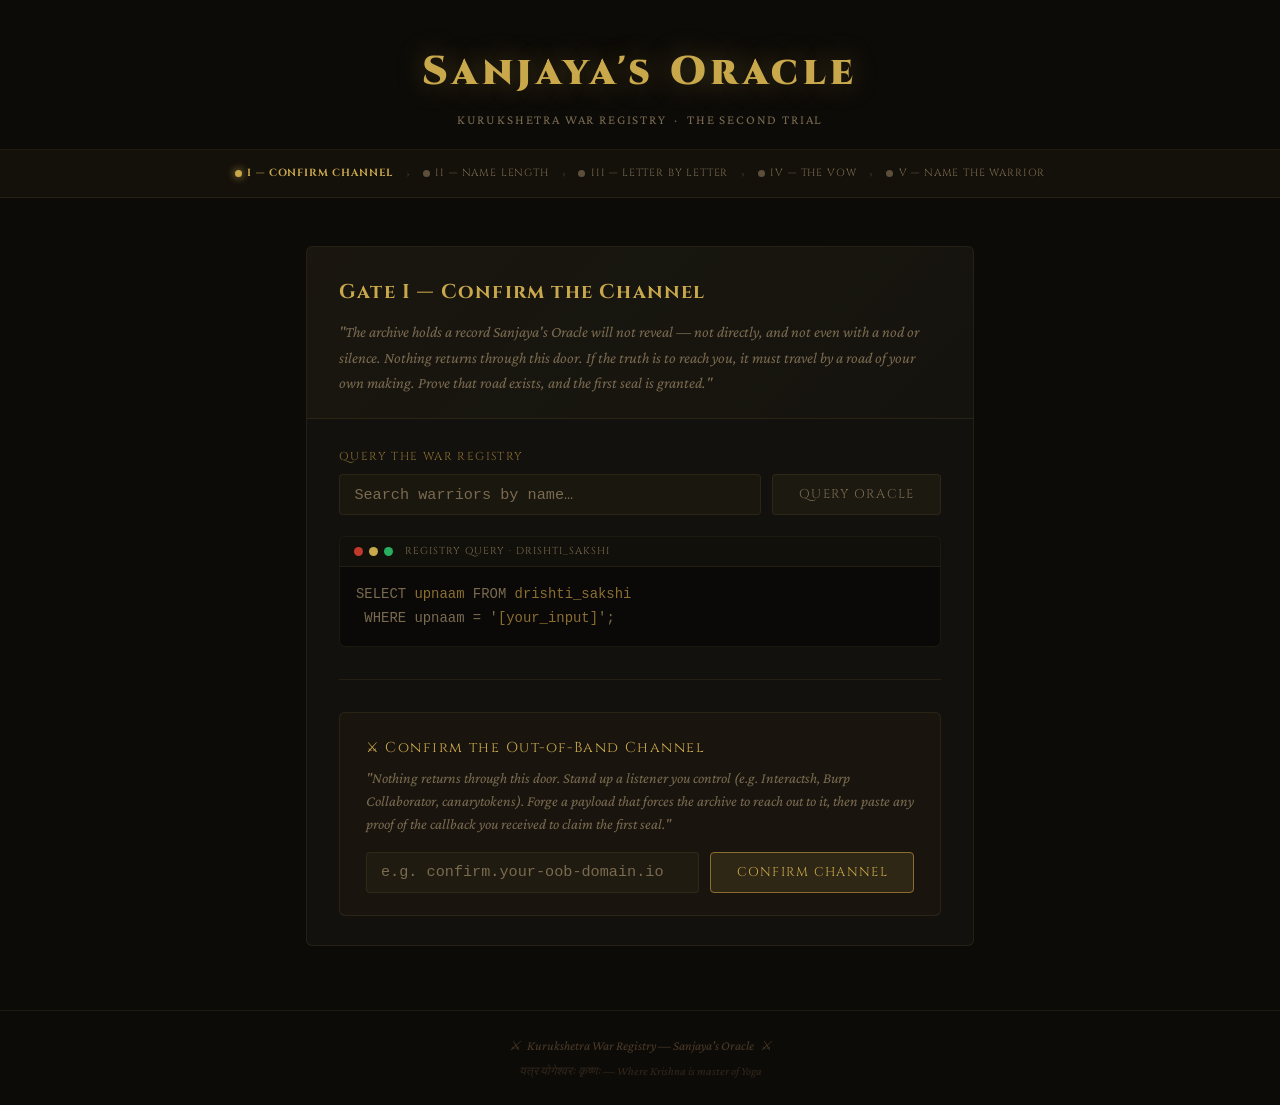
<file: index.html>
<!DOCTYPE html>
<html lang="en">
<head>
    <meta charset="UTF-8">
    <meta name="viewport" content="width=device-width, initial-scale=1.0">
    <title>Sanjaya's Oracle &mdash; Gate I: Confirm the Channel</title>
    <meta name="description" content="Sanjaya's Oracle &mdash; The Second Trial. A record the archive will not show. Find another road.">
    <link rel="preconnect" href="https://fonts.googleapis.com">
    <link rel="preconnect" href="https://fonts.gstatic.com" crossorigin>
    <link href="https://fonts.googleapis.com/css2?family=Cinzel:wght@400;600;700;900&family=Crimson+Pro:ital,wght@0,300;0,400;0,600;1,300;1,400&display=swap" rel="stylesheet">
    <link rel="stylesheet" href="css/style.css">
</head>
<body>

<div id="oracle-header-slot"></div>

<main class="main-container">
<div class="oracle-card fade-in">

    <div class="card-header">
        <div class="card-title">Gate I &mdash; Confirm the Channel</div>
        <div class="card-lore">
            "The archive holds a record Sanjaya's Oracle will not reveal &mdash; not directly,
            and not even with a nod or silence. Nothing returns through this door.
            If the truth is to reach you, it must travel by a road of your own making.
            Prove that road exists, and the first seal is granted."
        </div>
    </div>

    <div class="card-body">

        <div id="alert-container"></div>

        <div id="unlocked-section" style="display:none;">
            <div class="token-reveal fade-in">
                <div class="token-label">Gate I &mdash; Token Issued</div>
                <div class="token-value">AKSHA-1-7f2c19</div>
            </div>
            <p style="color:var(--text-dim); font-style:italic; margin-bottom:1.5rem;">
                The channel is open. The Oracle knows a path exists. Proceed to Gate II.
            </p>
            <a href="level2.html" class="btn btn-primary glow" id="proceed-gate2">
                Proceed to Gate II &rarr;
            </a>
        </div>

        <form id="search-form-1" style="margin-top:0;">
            <div class="form-group">
                <label class="form-label" for="search1">Query the War Registry</label>
                <div style="display:flex; gap:0.7rem; flex-wrap:wrap;">
                    <input
                        type="text"
                        class="form-input"
                        id="search1"
                        placeholder="Search warriors by name&hellip;"
                        spellcheck="false"
                        autocomplete="off"
                        style="flex:1; min-width:200px;"
                    >
                    <button type="submit" class="btn btn-secondary" id="btn-search-1">
                        Query Oracle
                    </button>
                </div>
            </div>
        </form>

        <div class="terminal" style="margin-top:0.5rem;">
            <div class="terminal-header">
                <span class="t-dot r"></span>
                <span class="t-dot y"></span>
                <span class="t-dot g"></span>
                <span class="terminal-caption">Registry Query &middot; drishti_sakshi</span>
            </div>
            <div class="terminal-body">
                <div class="query-hint">
                    SELECT <span class="var">upnaam</span>
                    FROM <span class="var">drishti_sakshi</span><br>
                    &nbsp;WHERE upnaam = '<span class="var">[your_input]</span>';
                </div>

                <div id="search-feedback" style="display:none;">
                    <div class="oob-notice fade-in">
                        &mdash; The Oracle does not speak. No row, no error, no silence. &mdash;<br>
                        <span style="font-size:0.8rem;">Whatever you sent, nothing comes back through this door.</span>
                    </div>
                </div>
            </div>
        </div>

        <div id="claim-section">
            <hr class="section-divider" style="margin:2rem 0;">
            <div class="claim-box">
                <div class="claim-title">&#x2694; Confirm the Out-of-Band Channel</div>
                <div class="claim-lore">
                    "Nothing returns through this door. Stand up a listener you control
                    (e.g. Interactsh, Burp Collaborator, canarytokens). Forge a payload
                    that forces the archive to reach out to it, then paste any proof of
                    the callback you received to claim the first seal."
                </div>
                <form id="channel-form" autocomplete="off">
                    <div class="claim-inline">
                        <input
                            type="text"
                            class="form-input"
                            id="callback-proof"
                            placeholder="e.g. confirm.your-oob-domain.io"
                            spellcheck="false"
                            autocomplete="off"
                        >
                        <button type="submit" class="btn btn-primary" id="btn-confirm">
                            Confirm Channel
                        </button>
                    </div>
                </form>
            </div>
        </div>

    </div>
</div>
</main>

<div id="oracle-footer-slot"></div>

<script src="js/app.js"></script>
<script>
document.addEventListener('DOMContentLoaded', function() {
    renderHeaderAndNav(1, "Sanjaya's Oracle \u2014 Gate I: Confirm the Channel");

    var isUnlocked = (getOracleLevel() >= 2);
    var unlockedSec = document.getElementById('unlocked-section');
    var claimSec = document.getElementById('claim-section');
    var searchForm = document.getElementById('search-form-1');
    var alertContainer = document.getElementById('alert-container');

    if (isUnlocked) {
        unlockedSec.style.display = 'block';
        claimSec.style.display = 'none';
        searchForm.style.marginTop = '2rem';
    }

    searchForm.addEventListener('submit', function(e) {
        e.preventDefault();
        var val = document.getElementById('search1').value.trim();
        if (val !== '') {
            oracleQuery(val);
            document.getElementById('search-feedback').style.display = 'block';
        }
    });

    var channelForm = document.getElementById('channel-form');
    channelForm.addEventListener('submit', function(e) {
        e.preventDefault();
        var proof = document.getElementById('callback-proof').value.trim();
        alertContainer.innerHTML = '';

        if (proof === '') {
            alertContainer.innerHTML = '<div class="alert alert-error fade-in">' +
                '<span class="alert-icon">&#x2716;</span>' +
                'No proof received. The Oracle will not advance without evidence of the callback.' +
                '</div>';
            return;
        }

        oracleApi('channel', proof).then(function(res) {
            if (res.ok) {
                setOracleLevel(2);
                renderHeaderAndNav(1, "Sanjaya's Oracle \u2014 Gate I: Confirm the Channel");
                alertContainer.innerHTML = '<div class="alert alert-success fade-in">' +
                    '<span class="alert-icon">&#x2714;</span>' +
                    'The channel is confirmed. A road apart from this door now exists. Proceed.' +
                    '</div>';
                unlockedSec.style.display = 'block';
                claimSec.style.display = 'none';
                searchForm.style.marginTop = '2rem';
            } else {
                alertContainer.innerHTML = '<div class="alert alert-error fade-in">' +
                    '<span class="alert-icon">&#x2716;</span>' +
                    'No proof received. The Oracle will not advance without evidence of the callback.' +
                    '</div>';
            }
        }).catch(function() {
            alertContainer.innerHTML = '<div class="alert alert-error fade-in">' +
                '<span class="alert-icon">&#x2716;</span>' +
                'The Oracle is unreachable. Try again in a moment.' +
                '</div>';
        });
    });
});
</script>
</body>
</html>
</file>
<file: css/style.css>
:root {
    --bg:          #0d0b08;
    --bg-card:     #13110d;
    --border:      rgba(201,168,76,0.25);
    --border-dim:  rgba(201,168,76,0.10);
    --gold:        #c9a84c;
    --gold-dim:    #8a6e30;
    --text:        #d4c5a0;
    --text-dim:    #7a6a50;
    --red:         #c0392b;
    --green:       #27ae60;
    --radius:      6px;
}
*, *::before, *::after { box-sizing: border-box; margin: 0; padding: 0; }
html { font-size: 16px; }
body {
    font-family: 'Crimson Pro', Georgia, serif;
    background: var(--bg);
    color: var(--text);
    min-height: 100vh;
    line-height: 1.6;
}
.oracle-header {
    text-align: center;
    padding: 2.5rem 1rem 1.2rem;
    border-bottom: 1px solid var(--border-dim);
}
.oracle-title {
    font-family: 'Cinzel', serif;
    font-size: clamp(1.6rem, 4vw, 2.5rem);
    font-weight: 900;
    letter-spacing: 0.12em;
    color: var(--gold);
    text-shadow: 0 0 28px rgba(201,168,76,0.35);
}
.oracle-subtitle {
    font-size: 0.82rem;
    color: var(--text-dim);
    letter-spacing: 0.14em;
    text-transform: uppercase;
    margin-top: 0.3rem;
}
.level-bar {
    display: flex;
    align-items: center;
    justify-content: center;
    flex-wrap: wrap;
    gap: 0.3rem;
    padding: 0.7rem 1.5rem;
    background: rgba(201,168,76,0.03);
    border-bottom: 1px solid var(--border-dim);
}
.level-node {
    font-family: 'Cinzel', serif;
    font-size: 0.65rem;
    letter-spacing: 0.08em;
    text-transform: uppercase;
    color: var(--text-dim);
    display: flex;
    align-items: center;
    gap: 0.35rem;
    padding: 0.25rem 0.5rem;
    border-radius: 20px;
    transition: color 0.3s;
    white-space: nowrap;
}
.level-node.done   { color: var(--gold-dim); }
.level-node.active { color: var(--gold); font-weight: 700; }
.level-dot {
    width: 7px;
    height: 7px;
    border-radius: 50%;
    background: currentColor;
    opacity: 0.7;
    flex-shrink: 0;
}
.level-node.active .level-dot {
    box-shadow: 0 0 8px var(--gold);
    opacity: 1;
}
.level-sep { color: var(--border); font-size: 0.7rem; }
.main-container {
    max-width: 700px;
    margin: 3rem auto 2rem;
    padding: 0 1rem;
}
.oracle-card {
    background: var(--bg-card);
    border: 1px solid var(--border-dim);
    border-radius: var(--radius);
    overflow: hidden;
}
.card-header {
    padding: 1.8rem 2rem 1.4rem;
    border-bottom: 1px solid var(--border-dim);
    background: linear-gradient(135deg,
        rgba(201,168,76,0.04) 0%,
        rgba(201,168,76,0.01) 100%);
}
.card-title {
    font-family: 'Cinzel', serif;
    font-size: 1.25rem;
    font-weight: 700;
    color: var(--gold);
    letter-spacing: 0.06em;
    margin-bottom: 0.7rem;
}
.card-lore {
    font-style: italic;
    color: var(--text-dim);
    font-size: 0.97rem;
    line-height: 1.65;
}
.card-body { padding: 1.8rem 2rem; }
.alert {
    display: flex;
    align-items: flex-start;
    gap: 0.6rem;
    padding: 0.85rem 1.1rem;
    border-radius: var(--radius);
    font-size: 0.95rem;
    margin-bottom: 1.3rem;
    border: 1px solid transparent;
}
.alert-success {
    background: rgba(39,174,96,0.08);
    border-color: rgba(39,174,96,0.30);
    color: #2ecc71;
}
.alert-error {
    background: rgba(192,57,43,0.08);
    border-color: rgba(192,57,43,0.30);
    color: #e05a4e;
}
.alert-icon { flex-shrink: 0; font-weight: 700; }
.token-reveal {
    background: rgba(201,168,76,0.06);
    border: 1px solid var(--border);
    border-radius: var(--radius);
    padding: 1rem 1.4rem;
    margin-bottom: 1.3rem;
    font-family: 'Courier New', monospace;
}
.token-label {
    font-family: 'Cinzel', serif;
    font-size: 0.68rem;
    letter-spacing: 0.14em;
    text-transform: uppercase;
    color: var(--text-dim);
    margin-bottom: 0.4rem;
}
.token-value {
    font-size: 1.1rem;
    color: var(--gold);
    letter-spacing: 0.08em;
    word-break: break-all;
}
.form-group { margin-bottom: 1.3rem; }
.form-label {
    display: block;
    font-family: 'Cinzel', serif;
    font-size: 0.72rem;
    letter-spacing: 0.12em;
    text-transform: uppercase;
    color: var(--gold-dim);
    margin-bottom: 0.5rem;
}
.form-input {
    width: 100%;
    background: rgba(201,168,76,0.04);
    border: 1px solid var(--border-dim);
    border-radius: 4px;
    padding: 0.65rem 0.9rem;
    color: var(--text);
    font-family: 'Courier New', monospace;
    font-size: 0.95rem;
    outline: none;
    transition: border-color 0.25s, box-shadow 0.25s;
}
.form-input:focus {
    border-color: var(--gold-dim);
    box-shadow: 0 0 0 2px rgba(201,168,76,0.12);
}
.form-input::placeholder { color: var(--text-dim); }
.btn {
    display: inline-flex;
    align-items: center;
    justify-content: center;
    gap: 0.4rem;
    font-family: 'Cinzel', serif;
    font-size: 0.8rem;
    letter-spacing: 0.10em;
    text-transform: uppercase;
    text-decoration: none;
    padding: 0.65rem 1.6rem;
    border: 1px solid transparent;
    border-radius: 4px;
    cursor: pointer;
    transition: all 0.25s ease;
    white-space: nowrap;
}
.btn-primary {
    background: rgba(201,168,76,0.12);
    border-color: var(--gold-dim);
    color: var(--gold);
}
.btn-primary:hover {
    background: rgba(201,168,76,0.22);
    border-color: var(--gold);
    color: #f0d97a;
    box-shadow: 0 0 18px rgba(201,168,76,0.30);
}
.btn-secondary {
    background: rgba(201,168,76,0.05);
    border-color: var(--border-dim);
    color: var(--text-dim);
}
.btn-secondary:hover {
    background: rgba(201,168,76,0.10);
    border-color: var(--border);
    color: var(--text);
}
.terminal {
    background: #0a0907;
    border: 1px solid var(--border-dim);
    border-radius: var(--radius);
    overflow: hidden;
    font-family: 'Courier New', monospace;
    font-size: 0.87rem;
}
.terminal-header {
    display: flex;
    align-items: center;
    gap: 0.4rem;
    padding: 0.4rem 0.85rem;
    background: rgba(201,168,76,0.04);
    border-bottom: 1px solid var(--border-dim);
}
.t-dot { width: 9px; height: 9px; border-radius: 50%; }
.t-dot.r { background: #c0392b; }
.t-dot.y { background: #c9a84c; }
.t-dot.g { background: #27ae60; }
.terminal-caption {
    font-family: 'Cinzel', serif;
    font-size: 0.63rem;
    letter-spacing: 0.1em;
    text-transform: uppercase;
    color: var(--text-dim);
    margin-left: 0.3rem;
}
.terminal-body { padding: 1rem; overflow-x: auto; }
.query-hint { color: var(--text-dim); line-height: 1.7; }
.query-hint .var { color: var(--gold-dim); }
.results-table {
    width: 100%;
    border-collapse: collapse;
    margin-top: 0.8rem;
    font-size: 0.88rem;
}
.results-table th {
    font-family: 'Cinzel', serif;
    font-size: 0.62rem;
    letter-spacing: 0.12em;
    text-transform: uppercase;
    color: var(--gold-dim);
    padding: 0.4rem 0.6rem;
    text-align: left;
    border-bottom: 1px solid var(--border-dim);
}
.results-table td {
    padding: 0.4rem 0.6rem;
    color: var(--text);
    border-bottom: 1px solid rgba(201,168,76,0.05);
}
.row-count   { color: var(--text-dim); font-size: 0.78rem; margin-top: 0.6rem; }
.no-results  { color: var(--text-dim); margin-top: 0.6rem; }
.claim-box {
    background: rgba(201,168,76,0.03);
    border: 1px solid var(--border-dim);
    border-radius: var(--radius);
    padding: 1.4rem 1.6rem;
}
.claim-title {
    font-family: 'Cinzel', serif;
    font-size: 0.9rem;
    color: var(--gold);
    letter-spacing: 0.1em;
    margin-bottom: 0.5rem;
}
.claim-lore {
    font-style: italic;
    color: var(--text-dim);
    font-size: 0.93rem;
    margin-bottom: 1rem;
    line-height: 1.55;
}
.claim-inline {
    display: flex;
    gap: 0.7rem;
    flex-wrap: wrap;
}
.claim-inline .form-input { flex: 1; min-width: 180px; }
.section-divider {
    border: none;
    border-top: 1px solid var(--border-dim);
}
.download-reveal {
    text-align: center;
    padding: 2rem 1.5rem;
    background: rgba(39,174,96,0.04);
    border: 1px solid rgba(39,174,96,0.18);
    border-radius: 4px;
}
.download-reveal .big-icon {
    font-size: 3rem;
    margin-bottom: 0.8rem;
    display: block;
    animation: float 3s ease-in-out infinite;
}
.download-title {
    font-family: 'Cinzel', serif;
    font-size: 1.3rem;
    color: #2ecc71;
    margin-bottom: 0.6rem;
}
.download-lore {
    font-style: italic;
    color: var(--text-dim);
    margin-bottom: 1.5rem;
    line-height: 1.6;
    font-size: 1rem;
}
.oob-notice {
    margin-top: 1rem;
    padding: 0.8rem 1.1rem;
    background: rgba(192,57,43,0.05);
    border: 1px solid rgba(192,57,43,0.18);
    border-radius: 4px;
    font-size: 0.88rem;
    color: var(--text-dim);
    font-style: italic;
    text-align: center;
    letter-spacing: 0.02em;
}
@keyframes glow-pulse {
    0%, 100% { box-shadow: 0 0 12px rgba(201,168,76,0.20); }
    50%       { box-shadow: 0 0 28px rgba(201,168,76,0.55); }
}
.glow { animation: glow-pulse 2.8s ease-in-out infinite; }
@keyframes float {
    0%, 100% { transform: translateY(0);   }
    50%       { transform: translateY(-6px); }
}
@keyframes fade-in {
    from { opacity: 0; transform: translateY(8px); }
    to   { opacity: 1; transform: translateY(0);   }
}
.fade-in { animation: fade-in 0.5s ease both; }
.oracle-footer {
    text-align: center;
    padding: 1.5rem 1rem;
    color: #4a3a28;
    font-size: 0.82rem;
    border-top: 1px solid var(--border-dim);
    margin-top: 4rem;
    font-style: italic;
}
.mt-1 { margin-top: 0.5rem; }
.mt-2 { margin-top: 1rem;   }
.mt-3 { margin-top: 1.5rem; }
.mt-4 { margin-top: 2rem;   }
.text-center { text-align: center; }
.monospace   { font-family: 'Courier New', monospace; }
@media (max-width: 600px) {
    .card-body    { padding: 1.2rem; }
    .card-header  { padding: 1.2rem; }
    .main-container { margin: 1rem auto; }
    .level-bar { justify-content: flex-start; overflow-x: auto; }
}
</file>
